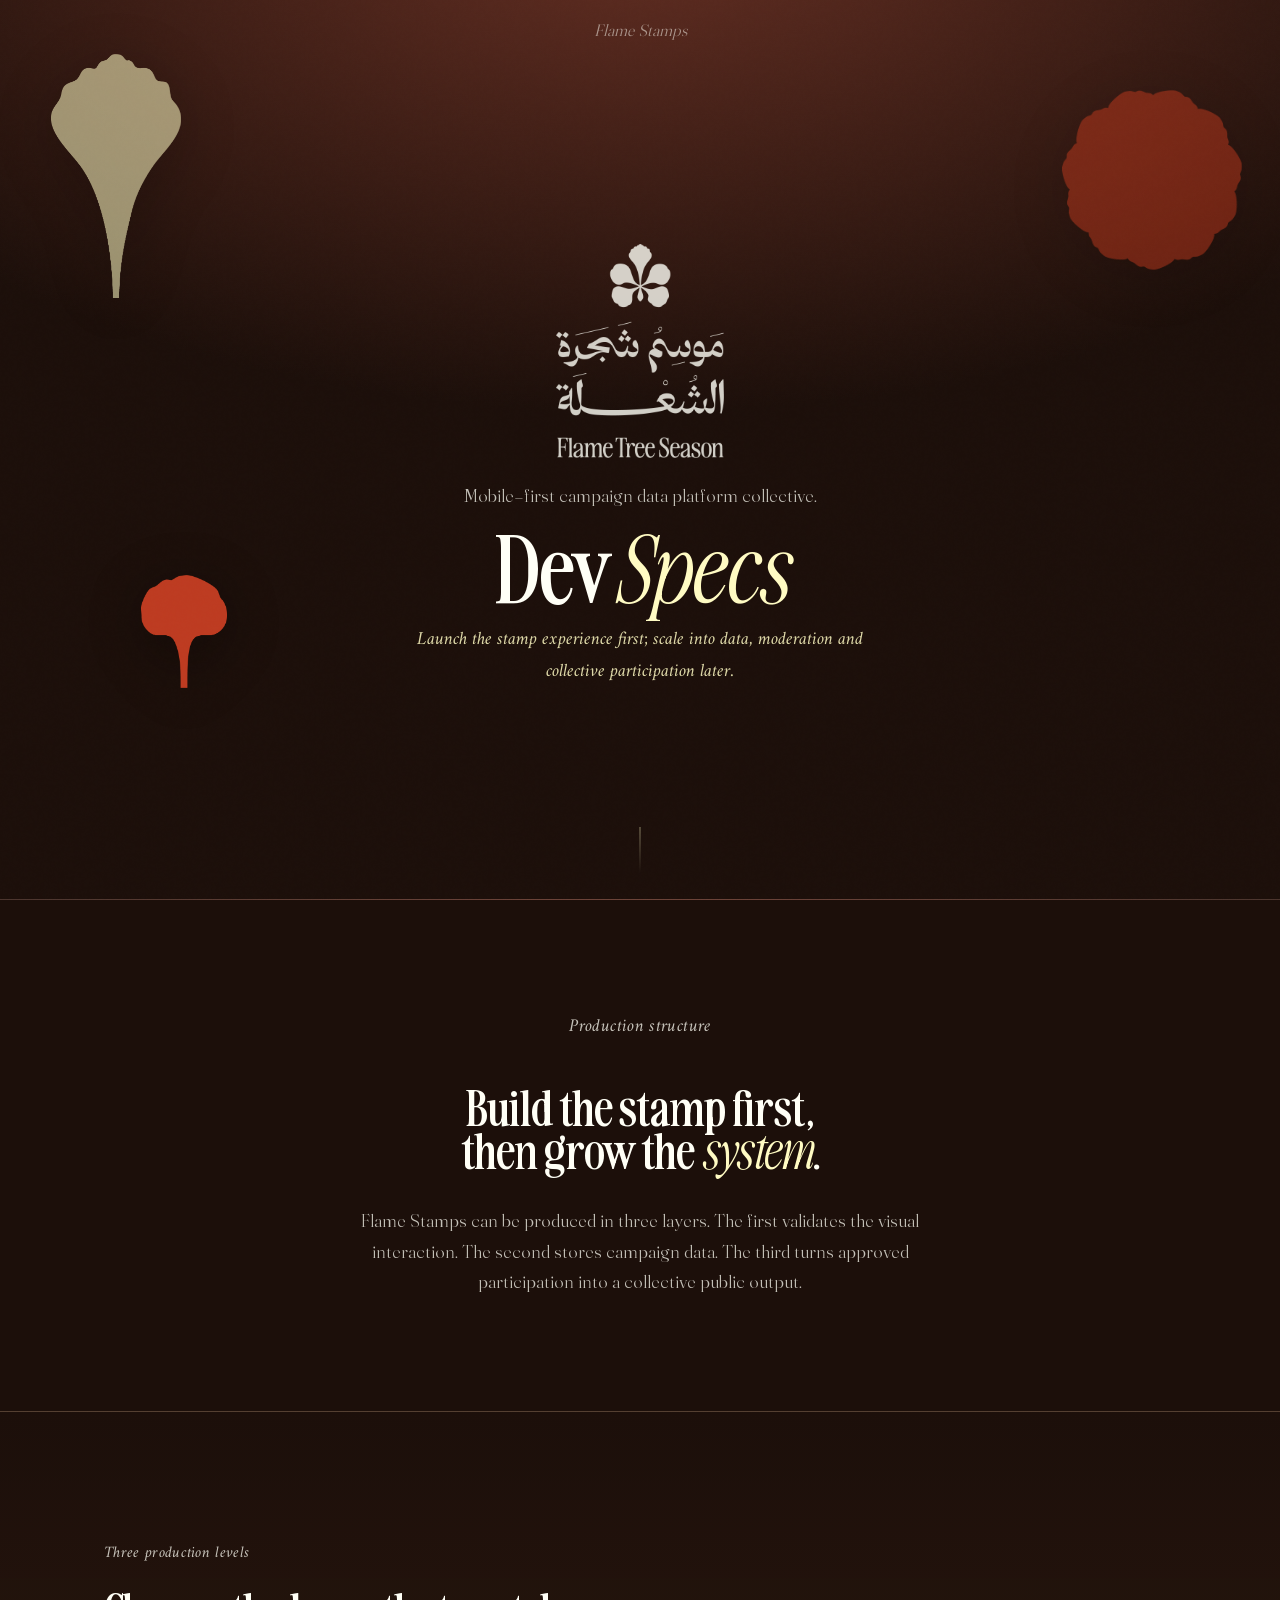
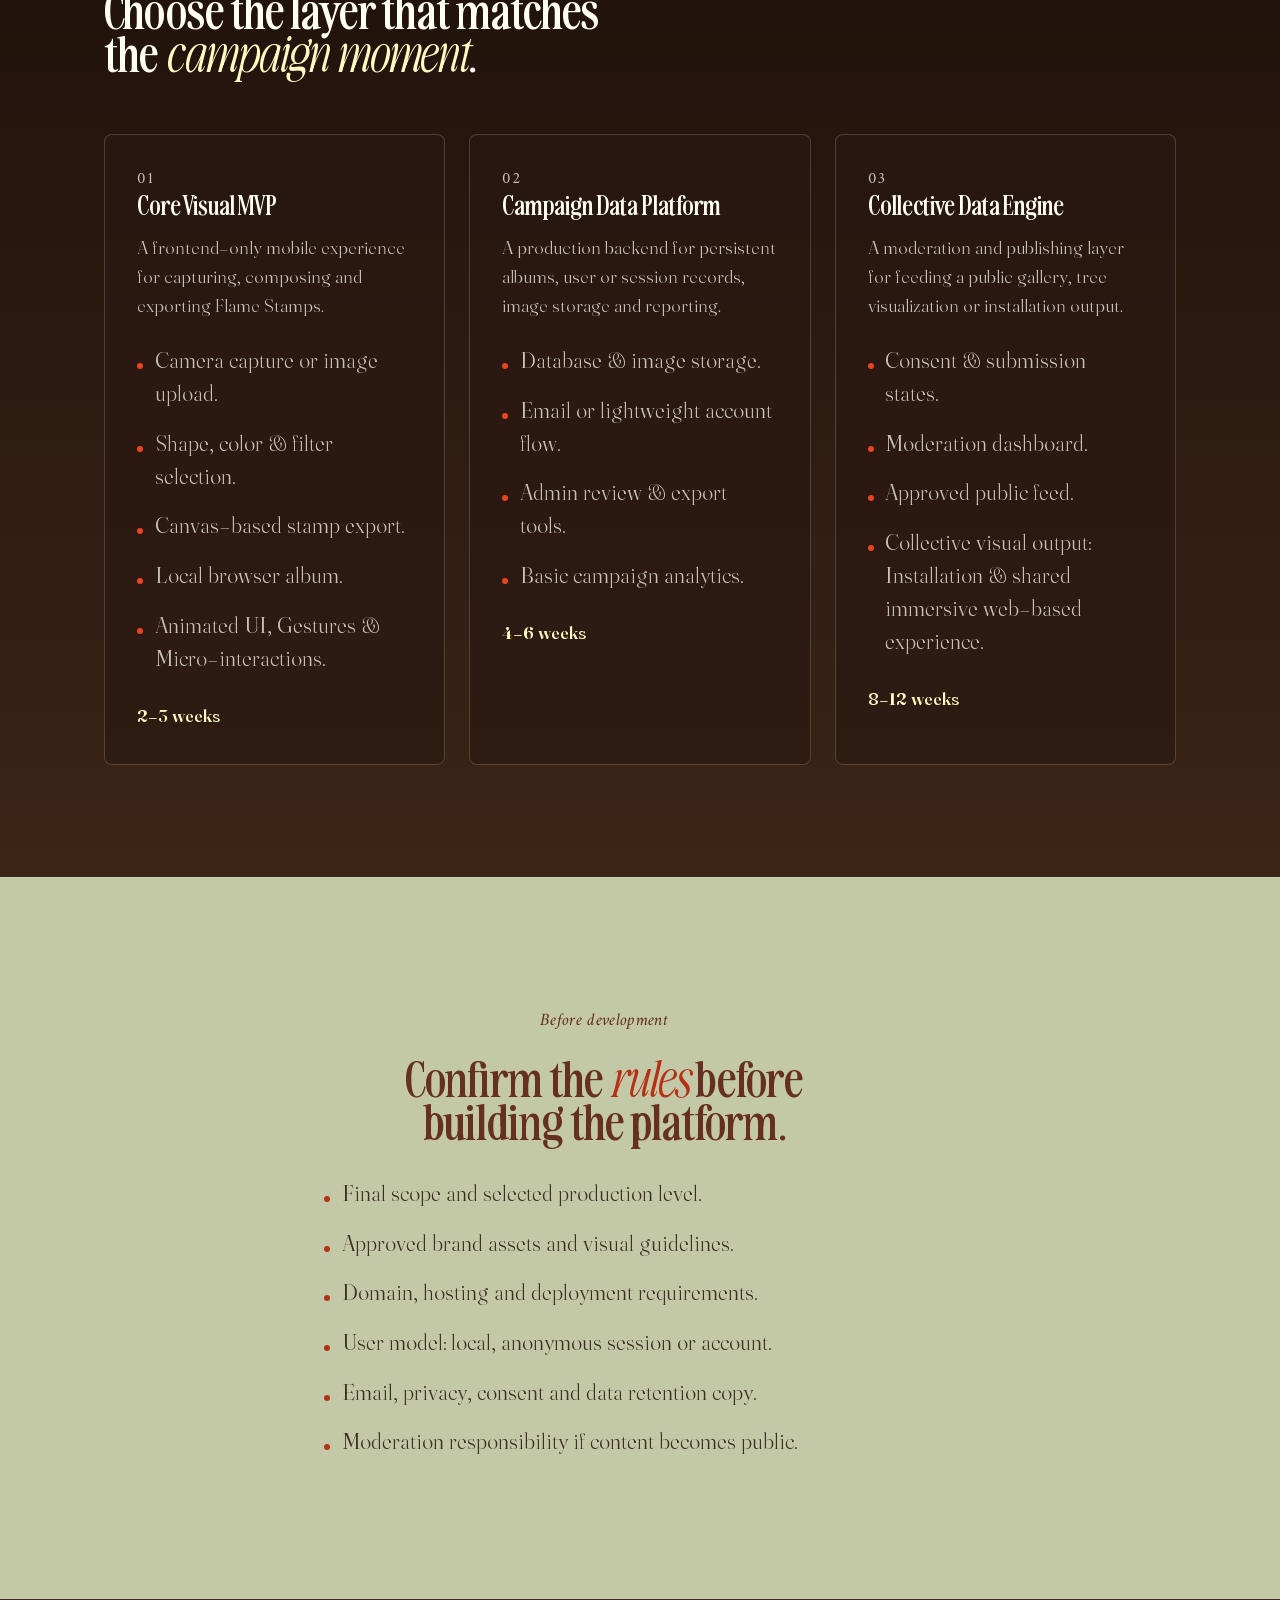
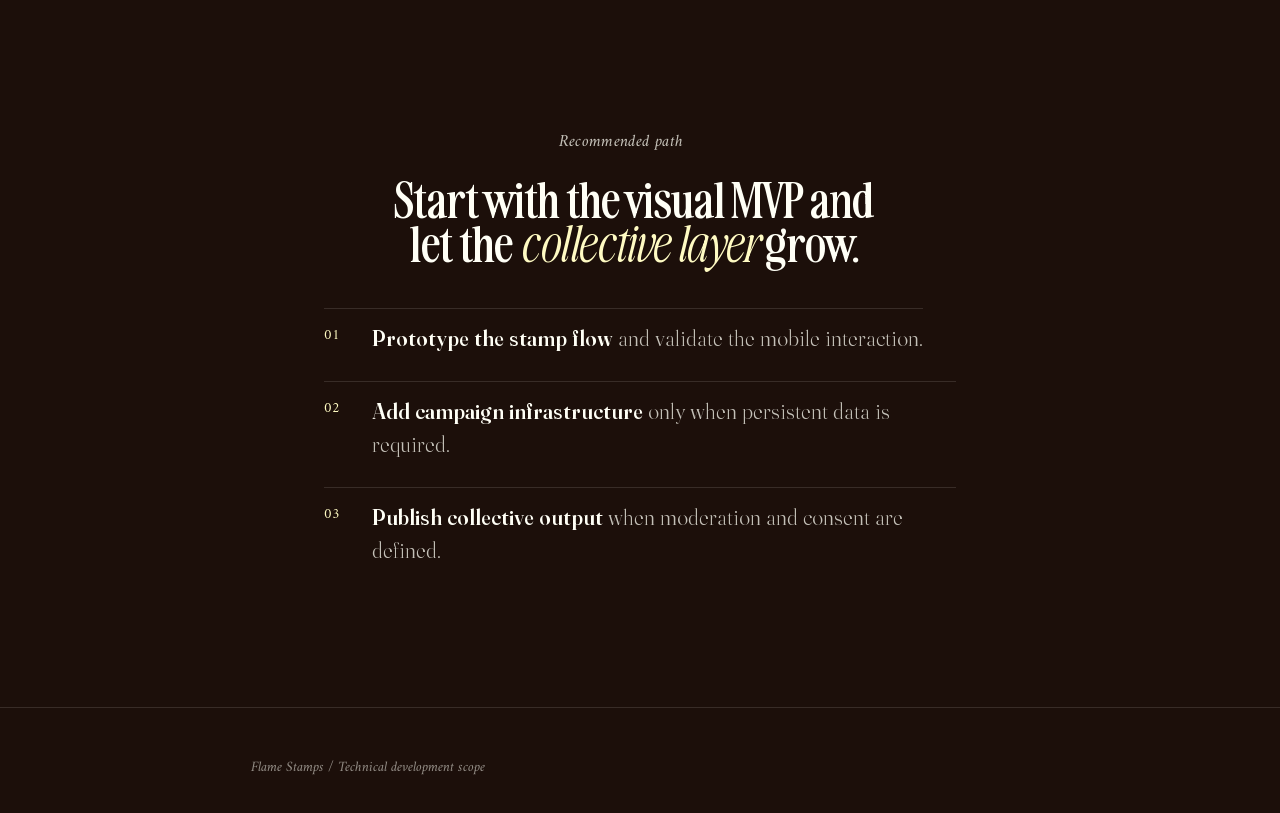
<file: index.html>
<!DOCTYPE html>
<html lang="en">
<head>
  <meta charset="UTF-8">
  <meta name="viewport" content="width=device-width, initial-scale=1.0">
  <meta
    name="description"
    content="Technical development proposal for the Flame Stamps mobile experience, campaign data platform and collective participation engine."
  >
  <title>Development Proposal | Flame Stamps</title>
  <meta property="og:type" content="website">
  <meta property="og:title" content="Development Proposal | Flame Stamps">
  <meta
    property="og:description"
    content="Technical development proposal for the Flame Stamps mobile experience, campaign data platform and collective participation engine."
  >
  <meta property="og:url" content="https://juanfuent-es.github.io/flamestamps/">
  <meta property="og:image" content="https://juanfuent-es.github.io/flamestamps/img/og-share.jpg">
  <meta property="og:image:type" content="image/png">
  <meta property="og:image:alt" content="Flame Stamps development proposal preview">
  <link rel="icon" type="image/png" href="./favicon-96x96.png" sizes="96x96">
  <link rel="icon" type="image/svg+xml" href="./favicon.svg">
  <link rel="shortcut icon" href="./favicon.ico">
  <link rel="apple-touch-icon" sizes="180x180" href="./apple-touch-icon.png">
  <meta name="apple-mobile-web-app-title" content="Flame Stamps">
  <link rel="manifest" href="./site.webmanifest">
  <link rel="preconnect" href="https://fonts.googleapis.com">
  <link rel="preconnect" href="https://fonts.gstatic.com" crossorigin>
  <link href="https://fonts.googleapis.com/css2?family=Amiri:ital@0;1&display=swap" rel="stylesheet">
  <link rel="stylesheet" href="./css/style.css">
  <link rel="stylesheet" href="./css/main.css">
</head>

<body class="proposal-page">
  <header class="hero" id="home">
    
    <div class="topcredit">
      <span>Flame Stamps</span>
    </div>

    <div class="float" data-depth="0.12" style="width:130px; top:6%; left:4%; opacity:.55;">
      <img src="./img/04_Visual%20Elements/02_Vector/01_Vector_Petal%201/02_Petal%201_Soft%20Yellow/Petal%201_Soft%20Yellow.png" alt="">
    </div>
    <div class="float" data-depth="0.62" style="width:86px; top:64%; left:11%; opacity:.9;">
      <img src="./img/04_Visual%20Elements/02_Vector/02_Vector_Petal%202/01_Petal%202_Flame%20Red/Petal%202_Flame%20Red.png" alt="">
    </div>
    <div class="float" data-depth="0.08" style="width:180px; top:10%; right:3%; opacity:.38;">
      <img src="./img/04_Visual%20Elements/02_Vector/03_Vector_Circle/Circle_Accent.png" alt="">
    </div>

    <div class="hero-inner">
      <div class="logo">
        <img src="./img/01_Logo/02_Logo_Vertical/02_Vertical_Light%20Yellow/Vertical_Light%20Yellow.png" alt="Flame Stamps">
      </div>
      <p>Mobile-first campaign data platform collective.</p>
      <h1 class="tall">Dev<em>Specs</em></h1>
      <p class="sub proposal-hero-copy">Launch the stamp experience first; scale into data, moderation and collective participation later.</p>
    </div>
    <div class="scrolldown" aria-hidden="true"></div>
  </header>

  <main>
    <section class="intro" id="structure">
      <div class="container">
        <p class="eyebrow">Production structure</p>
        <h2>Build the stamp first, then grow the <em>system</em>.</h2>
        <p>
          Flame Stamps can be produced in three layers. The first validates the
          visual interaction. The second stores campaign data. The third turns
          approved participation into a collective public output.
        </p>
      </div>
    </section>

    <section class="production" id="scope">
      <div class="container">
        <p class="eyebrow">Three production levels</p>
        <h2>Choose the layer that matches the <em>campaign moment</em>.</h2>

        <div class="phase-grid">
          <article class="phase-card">
            <p class="eyebrow">01</p>
            <h3>Core Visual MVP</h3>
            <p>
              A frontend-only mobile experience for capturing, composing and
              exporting Flame Stamps.
            </p>
            <ul class="feature-list">
              <li>Camera capture or image upload.</li>
              <li>Shape, color & filter selection.</li>
              <li>Canvas-based stamp export.</li>
              <li>Local browser album.</li>
              <li>Animated UI, Gestures & Micro-interactions.</li>
            </ul>
            <p><strong>2-3 weeks</strong></p>
          </article>

          <article class="phase-card">
            <p class="eyebrow">02</p>
            <h3>Campaign Data Platform</h3>
            <p>
              A production backend for persistent albums, user or session
              records, image storage and reporting.
            </p>
            <ul class="feature-list">
              <li>Database & image storage.</li>
              <li>Email or lightweight account flow.</li>
              <li>Admin review & export tools.</li>
              <li>Basic campaign analytics.</li>
            </ul>
            <p><strong>4-6 weeks</strong></p>
          </article>

          <article class="phase-card">
            <p class="eyebrow">03</p>
            <h3>Collective Data Engine</h3>
            <p>
              A moderation and publishing layer for feeding a public gallery,
              tree visualization or installation output.
            </p>
            <ul class="feature-list">
              <li>Consent & submission states.</li>
              <li>Moderation dashboard.</li>
              <li>Approved public feed.</li>
              <li>Collective visual output: 
                <br>
                Installation & shared immersive web-based experience.
              </li>
            </ul>
            <p><strong>8-12 weeks</strong></p>
          </article>
        </div>
      </div>
    </section>

    <section class="collective" id="requirements">
      <div class="container">
        <p class="eyebrow">Before development</p>
        <h2>Confirm the <em>rules</em> before building the platform.</h2>
        <ul class="requirement-list">
          <li>Final scope and selected production level.</li>
          <li>Approved brand assets and visual guidelines.</li>
          <li>Domain, hosting and deployment requirements.</li>
          <li>User model: local, anonymous session or account.</li>
          <li>Email, privacy, consent and data retention copy.</li>
          <li>Moderation responsibility if content becomes public.</li>
        </ul>
      </div>
    </section>

    <section class="cta" id="roadmap">
      <div class="container">
        <p class="eyebrow">Recommended path</p>
        <h2>Start with the visual MVP and let the <em>collective layer</em> grow.</h2>
        <ol class="path-list">
          <li><strong>Prototype the stamp flow</strong> and validate the mobile interaction.</li>
          <li><strong>Add campaign infrastructure</strong> only when persistent data is required.</li>
          <li><strong>Publish collective output</strong> when moderation and consent are defined.</li>
        </ol>
      </div>
    </section>
  </main>

  <footer>
    <div class="container">
      <p>Flame Stamps / Technical development scope</p>
    </div>
  </footer>
</body>

</html>
</file>
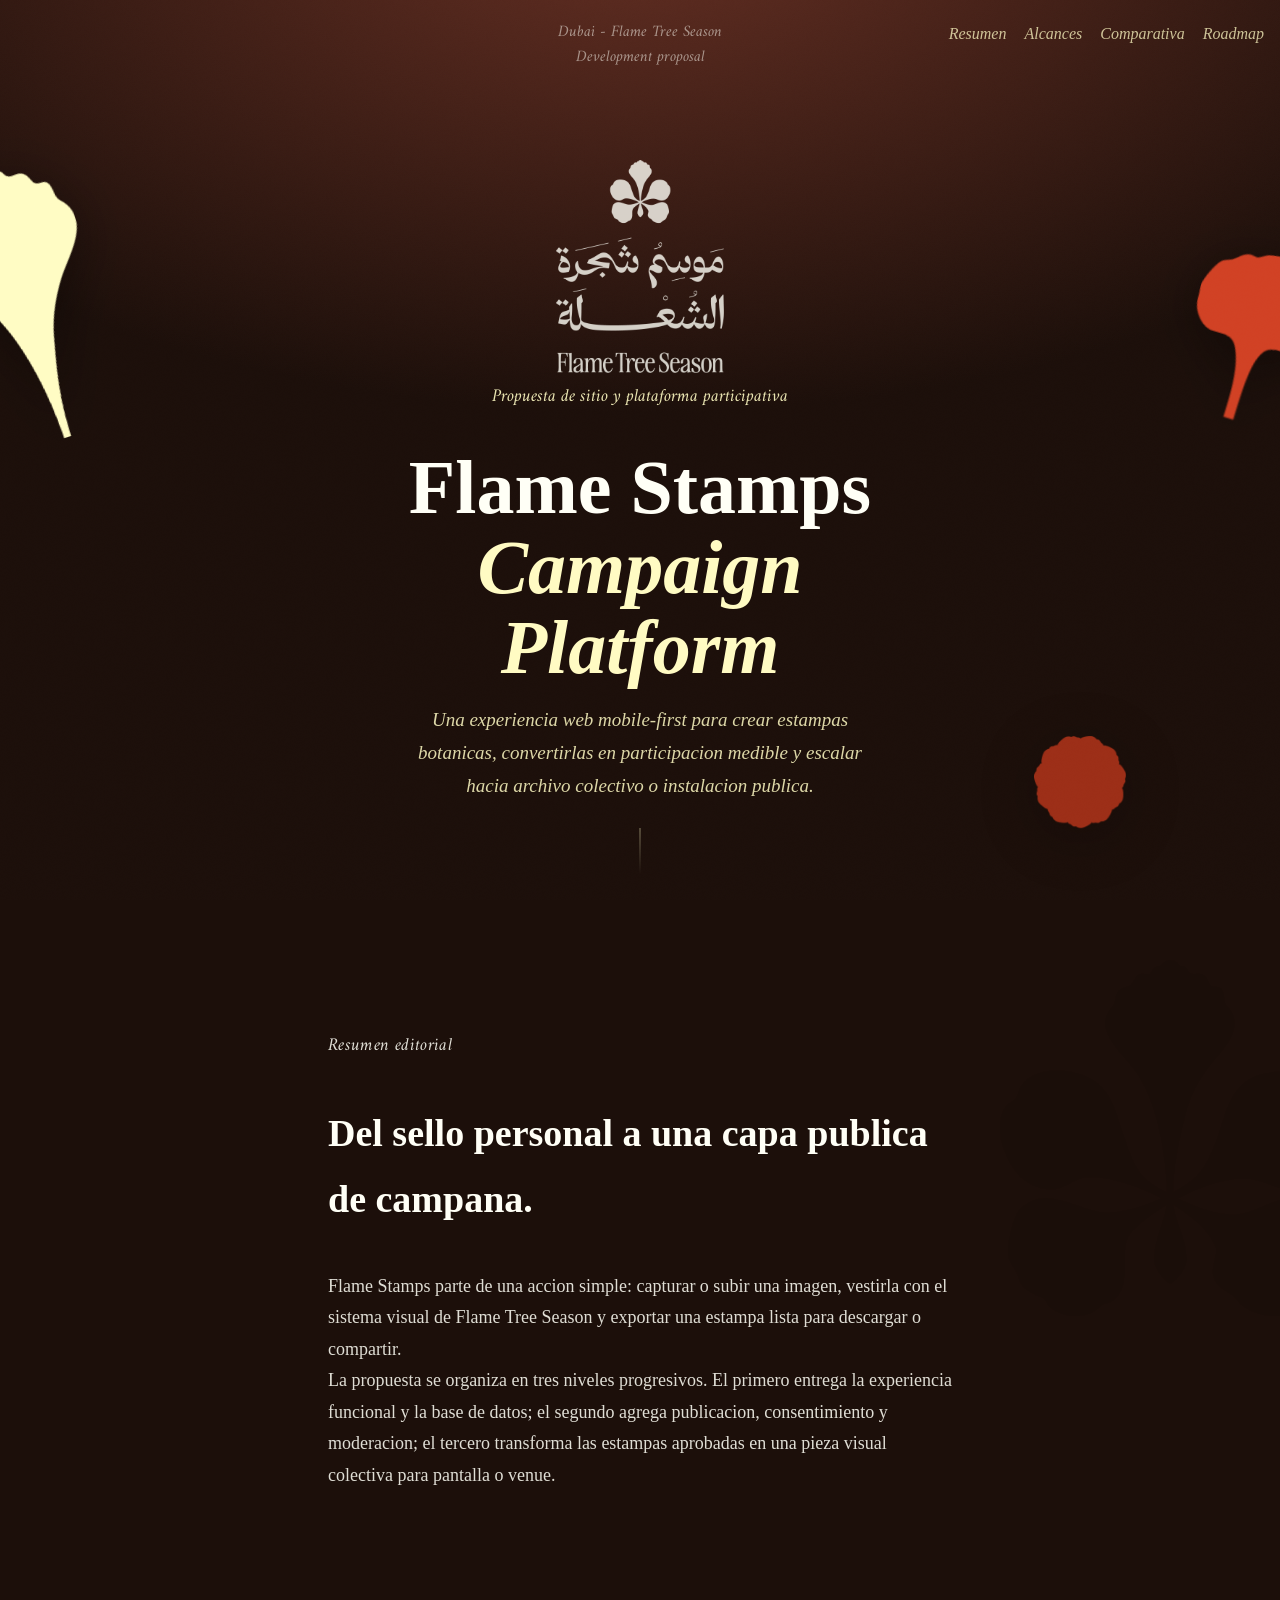
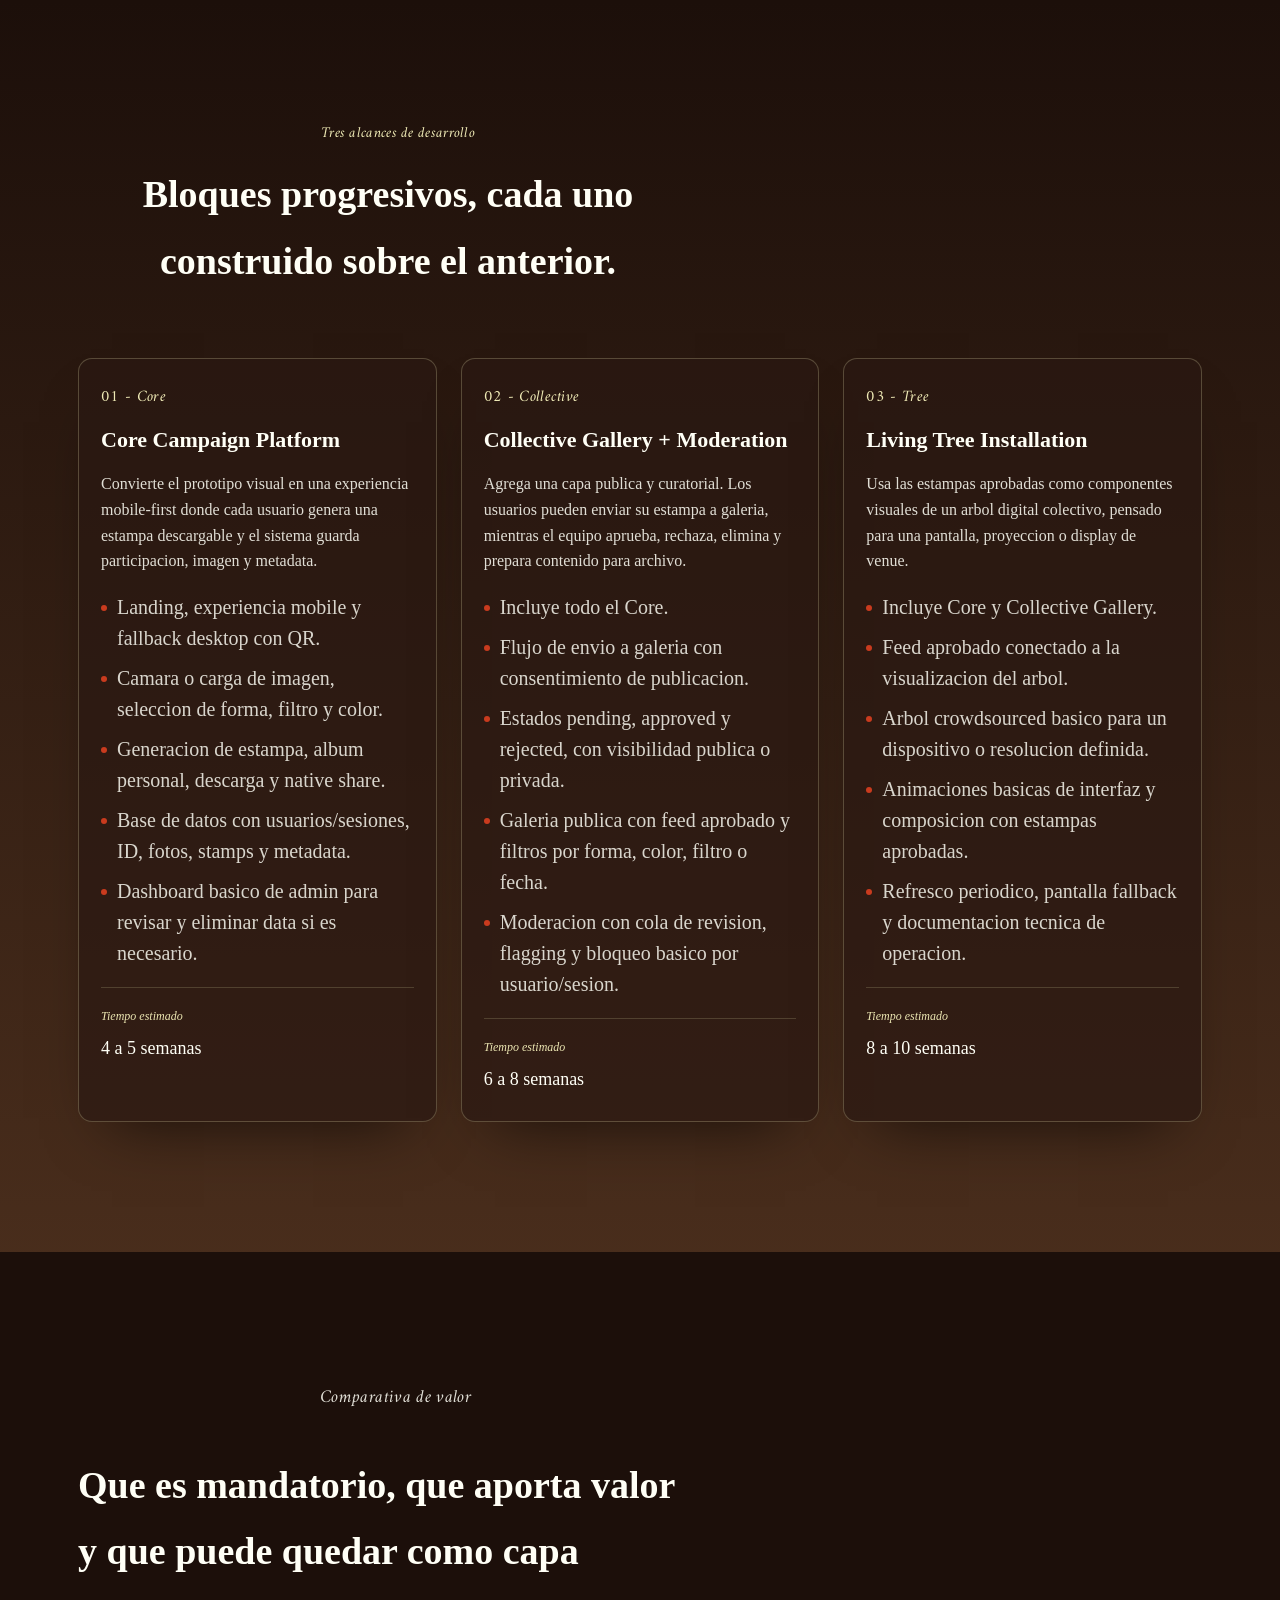
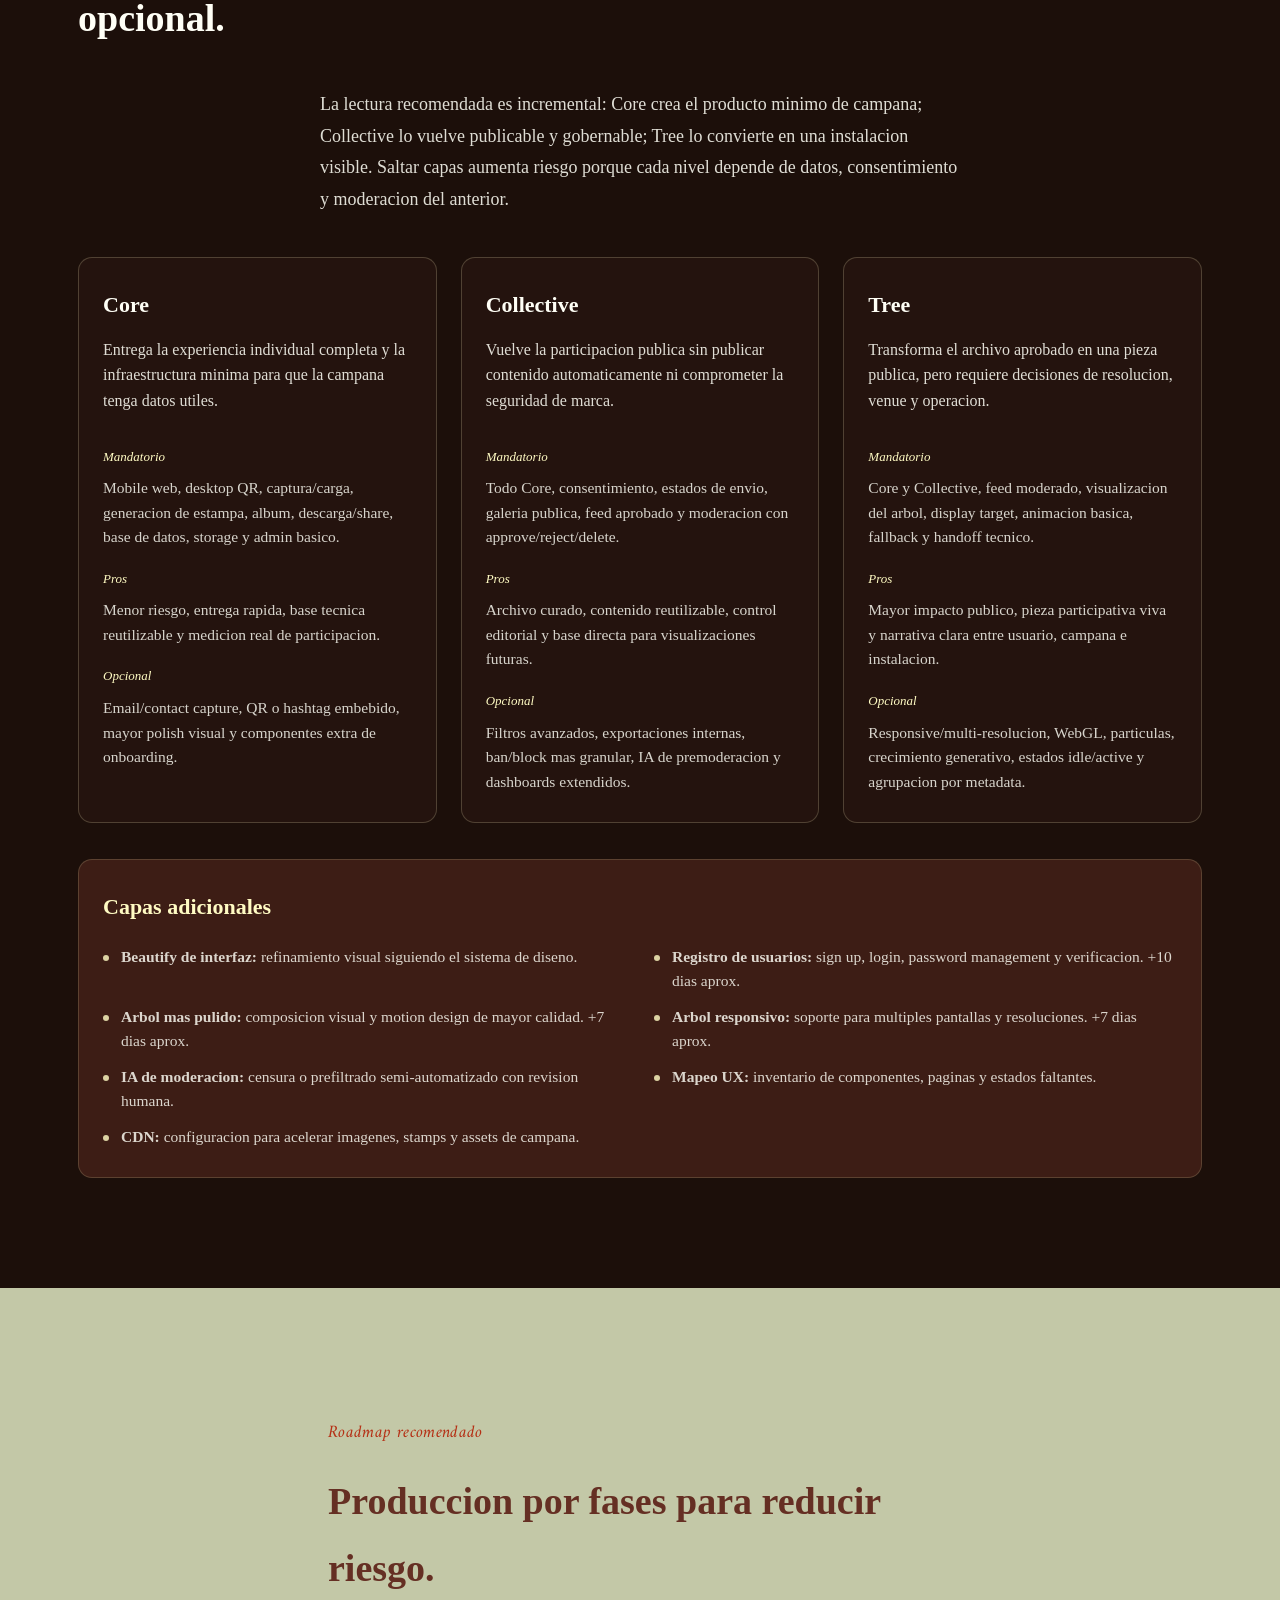
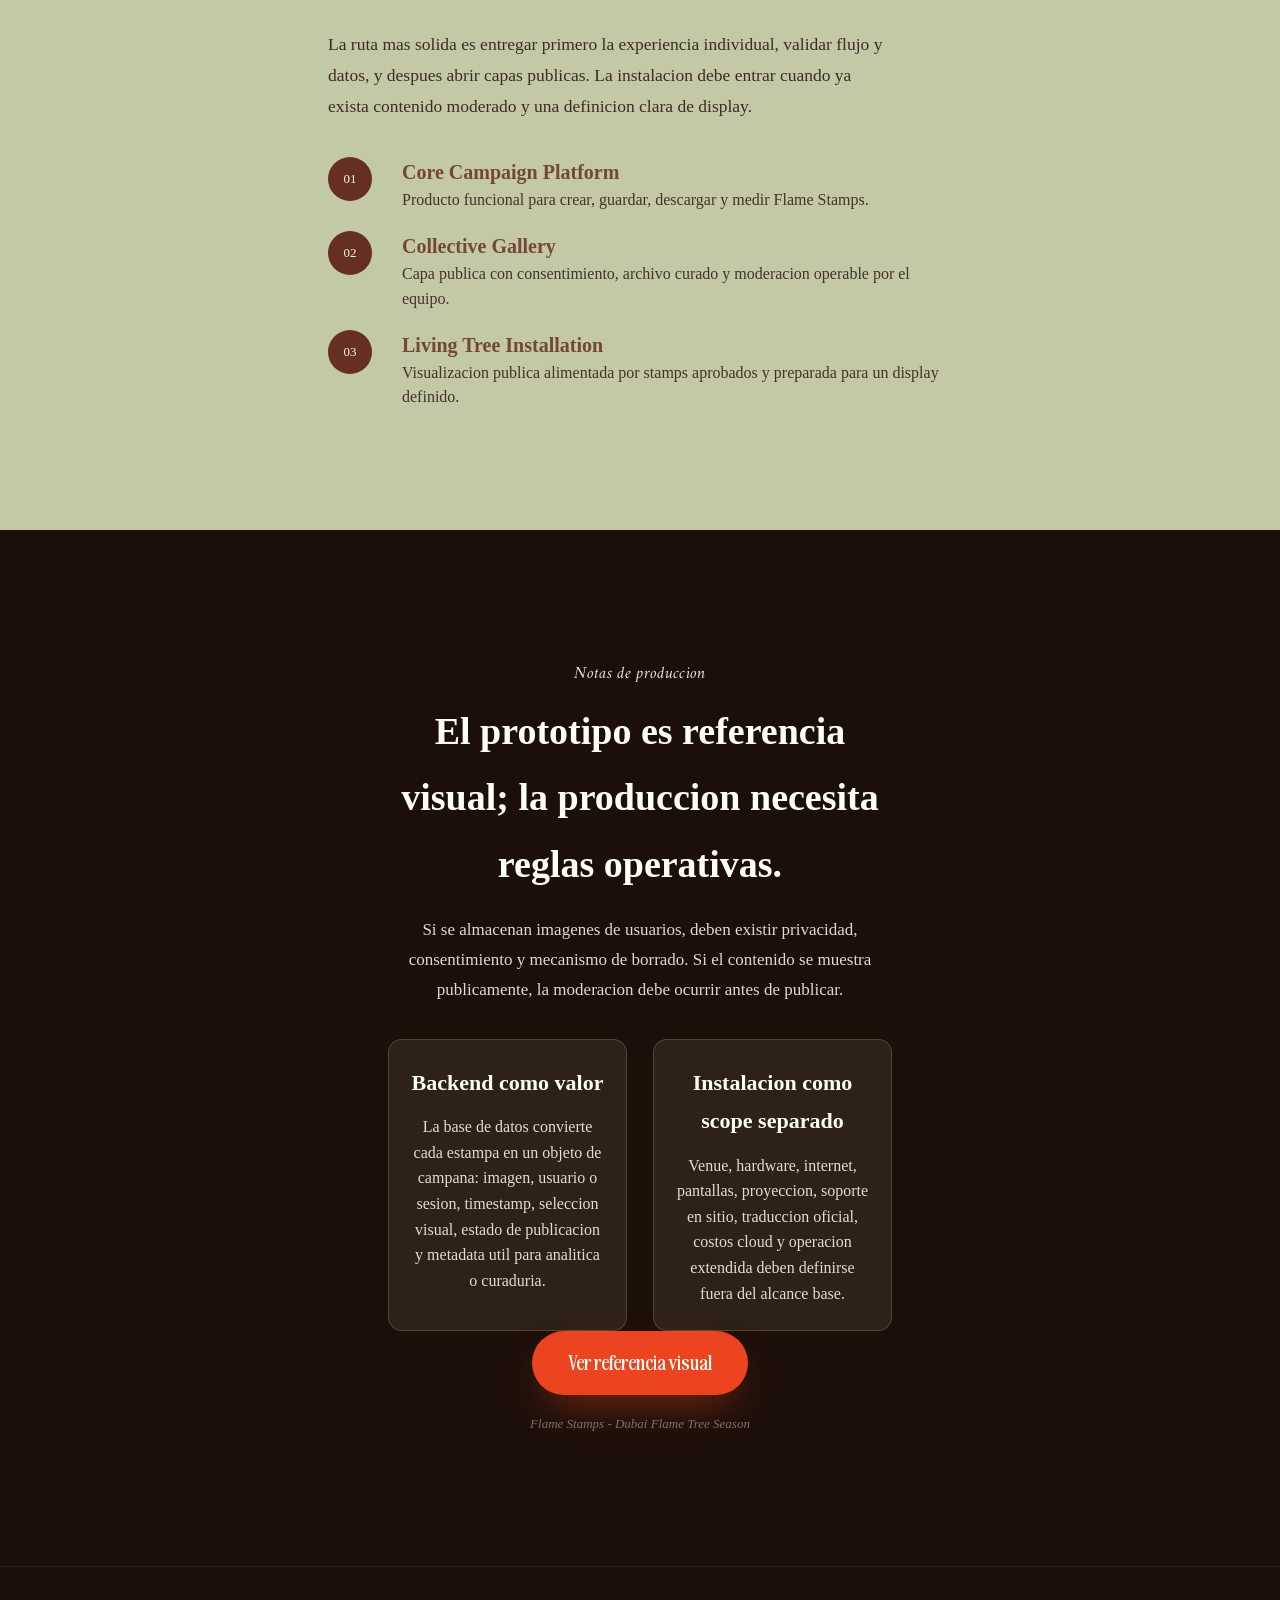
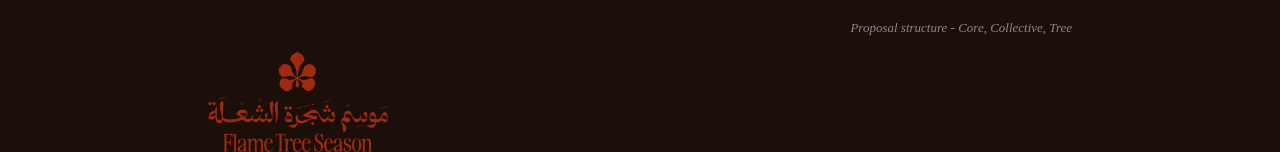
<file: proposals/index.html>
<!DOCTYPE html>
<html lang="es">
<head>
  <meta charset="UTF-8">
  <meta name="viewport" content="width=device-width, initial-scale=1.0">
  <meta name="description" content="Propuesta de desarrollo para Flame Stamps: plataforma core, galeria colectiva e instalacion digital.">
  <title>Flame Stamps | Propuesta de desarrollo</title>
  <link rel="preconnect" href="https://fonts.googleapis.com">
  <link rel="preconnect" href="https://fonts.gstatic.com" crossorigin>
  <link href="https://fonts.googleapis.com/css2?family=Amiri:ital@0;1&display=swap" rel="stylesheet">
  <link rel="stylesheet" href="../css/style.css">
</head>
<body class="proposal-page">
  <header class="hero" id="inicio">
    <nav class="proposal-nav" aria-label="Navegacion de propuesta">
      <a href="#resumen">Resumen</a>
      <a href="#alcances">Alcances</a>
      <a href="#comparativa">Comparativa</a>
      <a href="#roadmap">Roadmap</a>
    </nav>

    <div class="topcredit amiri">
      <span>Dubai - Flame Tree Season</span>
      <span>Development proposal</span>
    </div>

    <div class="float" style="left:-4vw; top:18vh; width:150px; transform:rotate(-18deg);">
      <img src="../img/04_Visual%20Elements/02_Vector/01_Vector_Petal%201/02_Petal%201_Soft%20Yellow/Petal%201_Soft%20Yellow.png" alt="">
    </div>
    <div class="float" style="right:-3vw; top:28vh; width:130px; transform:rotate(17deg);">
      <img src="../img/04_Visual%20Elements/02_Vector/02_Vector_Petal%202/01_Petal%202_Flame%20Red/Petal%202_Flame%20Red.png" alt="">
    </div>
    <div class="float" style="right:12vw; bottom:8vh; width:92px; opacity:.62;">
      <img src="../img/04_Visual%20Elements/02_Vector/03_Vector_Circle/Circle_Accent.png" alt="">
    </div>

    <div class="hero-inner">
      <div class="logo" aria-hidden="true">
        <img src="../img/01_Logo/02_Logo_Vertical/02_Vertical_Light%20Yellow/Vertical_Light%20Yellow.png" alt="">
      </div>
      <p class="proposal-kicker">Propuesta de sitio y plataforma participativa</p>
      <h1 class="tall">Flame Stamps <em>Campaign Platform</em></h1>
      <p class="proposal-hero-copy">Una experiencia web mobile-first para crear estampas botanicas, convertirlas en participacion medible y escalar hacia archivo colectivo o instalacion publica.</p>
    </div>
    <div class="scrolldown" aria-hidden="true"></div>
  </header>

  <main>
    <section class="intro" id="resumen">
      <img class="wm" src="../img/01_Logo/03_Logo_Mark/03_Mark_Black/Mark_Black.png" alt="">
      <div class="wrap">
        <p class="eyebrow amiri">Resumen editorial</p>
        <h2>Del sello personal a una capa publica de campana.</h2>
        <p>Flame Stamps parte de una accion simple: capturar o subir una imagen, vestirla con el sistema visual de Flame Tree Season y exportar una estampa lista para descargar o compartir.</p>
        <p>La propuesta se organiza en tres niveles progresivos. El primero entrega la experiencia funcional y la base de datos; el segundo agrega publicacion, consentimiento y moderacion; el tercero transforma las estampas aprobadas en una pieza visual colectiva para pantalla o venue.</p>
      </div>
    </section>

    <section class="screens" id="alcances">
      <div class="wrap">
        <div class="head">
          <p class="eyebrow amiri">Tres alcances de desarrollo</p>
          <h2>Bloques progresivos, cada uno construido sobre el anterior.</h2>
        </div>

        <div class="proposal-grid" aria-label="Alcances de propuesta">
          <article class="proposal-card">
            <p class="eyebrow amiri">01 - Core</p>
            <h3>Core Campaign Platform</h3>
            <p>Convierte el prototipo visual en una experiencia mobile-first donde cada usuario genera una estampa descargable y el sistema guarda participacion, imagen y metadata.</p>
            <ul class="proposal-list">
              <li>Landing, experiencia mobile y fallback desktop con QR.</li>
              <li>Camara o carga de imagen, seleccion de forma, filtro y color.</li>
              <li>Generacion de estampa, album personal, descarga y native share.</li>
              <li>Base de datos con usuarios/sesiones, ID, fotos, stamps y metadata.</li>
              <li>Dashboard basico de admin para revisar y eliminar data si es necesario.</li>
            </ul>
            <dl>
              <dt>Tiempo estimado</dt>
              <dd>4 a 5 semanas</dd>
            </dl>
          </article>

          <article class="proposal-card">
            <p class="eyebrow amiri">02 - Collective</p>
            <h3>Collective Gallery + Moderation</h3>
            <p>Agrega una capa publica y curatorial. Los usuarios pueden enviar su estampa a galeria, mientras el equipo aprueba, rechaza, elimina y prepara contenido para archivo.</p>
            <ul class="proposal-list">
              <li>Incluye todo el Core.</li>
              <li>Flujo de envio a galeria con consentimiento de publicacion.</li>
              <li>Estados pending, approved y rejected, con visibilidad publica o privada.</li>
              <li>Galeria publica con feed aprobado y filtros por forma, color, filtro o fecha.</li>
              <li>Moderacion con cola de revision, flagging y bloqueo basico por usuario/sesion.</li>
            </ul>
            <dl>
              <dt>Tiempo estimado</dt>
              <dd>6 a 8 semanas</dd>
            </dl>
          </article>

          <article class="proposal-card">
            <p class="eyebrow amiri">03 - Tree</p>
            <h3>Living Tree Installation</h3>
            <p>Usa las estampas aprobadas como componentes visuales de un arbol digital colectivo, pensado para una pantalla, proyeccion o display de venue.</p>
            <ul class="proposal-list">
              <li>Incluye Core y Collective Gallery.</li>
              <li>Feed aprobado conectado a la visualizacion del arbol.</li>
              <li>Arbol crowdsourced basico para un dispositivo o resolucion definida.</li>
              <li>Animaciones basicas de interfaz y composicion con estampas aprobadas.</li>
              <li>Refresco periodico, pantalla fallback y documentacion tecnica de operacion.</li>
            </ul>
            <dl>
              <dt>Tiempo estimado</dt>
              <dd>8 a 10 semanas</dd>
            </dl>
          </article>
        </div>
      </div>
    </section>

    <section class="intro comparison" id="comparativa">
      <div class="wrap">
        <p class="eyebrow amiri">Comparativa de valor</p>
        <h2>Que es mandatorio, que aporta valor y que puede quedar como capa opcional.</h2>
        <p>La lectura recomendada es incremental: Core crea el producto minimo de campana; Collective lo vuelve publicable y gobernable; Tree lo convierte en una instalacion visible. Saltar capas aumenta riesgo porque cada nivel depende de datos, consentimiento y moderacion del anterior.</p>

        <div class="comparison-grid">
          <article>
            <h3>Core</h3>
            <p>Entrega la experiencia individual completa y la infraestructura minima para que la campana tenga datos utiles.</p>
            <dl>
              <dt>Mandatorio</dt>
              <dd>Mobile web, desktop QR, captura/carga, generacion de estampa, album, descarga/share, base de datos, storage y admin basico.</dd>
              <dt>Pros</dt>
              <dd>Menor riesgo, entrega rapida, base tecnica reutilizable y medicion real de participacion.</dd>
              <dt>Opcional</dt>
              <dd>Email/contact capture, QR o hashtag embebido, mayor polish visual y componentes extra de onboarding.</dd>
            </dl>
          </article>

          <article>
            <h3>Collective</h3>
            <p>Vuelve la participacion publica sin publicar contenido automaticamente ni comprometer la seguridad de marca.</p>
            <dl>
              <dt>Mandatorio</dt>
              <dd>Todo Core, consentimiento, estados de envio, galeria publica, feed aprobado y moderacion con approve/reject/delete.</dd>
              <dt>Pros</dt>
              <dd>Archivo curado, contenido reutilizable, control editorial y base directa para visualizaciones futuras.</dd>
              <dt>Opcional</dt>
              <dd>Filtros avanzados, exportaciones internas, ban/block mas granular, IA de premoderacion y dashboards extendidos.</dd>
            </dl>
          </article>

          <article>
            <h3>Tree</h3>
            <p>Transforma el archivo aprobado en una pieza publica, pero requiere decisiones de resolucion, venue y operacion.</p>
            <dl>
              <dt>Mandatorio</dt>
              <dd>Core y Collective, feed moderado, visualizacion del arbol, display target, animacion basica, fallback y handoff tecnico.</dd>
              <dt>Pros</dt>
              <dd>Mayor impacto publico, pieza participativa viva y narrativa clara entre usuario, campana e instalacion.</dd>
              <dt>Opcional</dt>
              <dd>Responsive/multi-resolucion, WebGL, particulas, crecimiento generativo, estados idle/active y agrupacion por metadata.</dd>
            </dl>
          </article>
        </div>

        <aside class="add-ons" aria-labelledby="capas-adicionales">
          <h3 id="capas-adicionales">Capas adicionales</h3>
          <ul>
            <li><strong>Beautify de interfaz:</strong> refinamiento visual siguiendo el sistema de diseno.</li>
            <li><strong>Registro de usuarios:</strong> sign up, login, password management y verificacion. +10 dias aprox.</li>
            <li><strong>Arbol mas pulido:</strong> composicion visual y motion design de mayor calidad. +7 dias aprox.</li>
            <li><strong>Arbol responsivo:</strong> soporte para multiples pantallas y resoluciones. +7 dias aprox.</li>
            <li><strong>IA de moderacion:</strong> censura o prefiltrado semi-automatizado con revision humana.</li>
            <li><strong>Mapeo UX:</strong> inventario de componentes, paginas y estados faltantes.</li>
            <li><strong>CDN:</strong> configuracion para acelerar imagenes, stamps y assets de campana.</li>
          </ul>
        </aside>
      </div>
    </section>

    <section class="collective" id="roadmap">
      <div class="wrap">
        <p class="eyebrow amiri">Roadmap recomendado</p>
        <h2>Produccion por fases para reducir riesgo.</h2>
        <p>La ruta mas solida es entregar primero la experiencia individual, validar flujo y datos, y despues abrir capas publicas. La instalacion debe entrar cuando ya exista contenido moderado y una definicion clara de display.</p>
        <ol class="roadmap">
          <li>
            <span><strong>Core Campaign Platform</strong> Producto funcional para crear, guardar, descargar y medir Flame Stamps.</span>
          </li>
          <li>
            <span><strong>Collective Gallery</strong> Capa publica con consentimiento, archivo curado y moderacion operable por el equipo.</span>
          </li>
          <li>
            <span><strong>Living Tree Installation</strong> Visualizacion publica alimentada por stamps aprobados y preparada para un display definido.</span>
          </li>
        </ol>
      </div>
    </section>

    <section class="cta" id="notas">
      <div class="wrap">
        <p class="eyebrow amiri">Notas de produccion</p>
        <h2>El prototipo es referencia visual; la produccion necesita reglas operativas.</h2>
        <p>Si se almacenan imagenes de usuarios, deben existir privacidad, consentimiento y mecanismo de borrado. Si el contenido se muestra publicamente, la moderacion debe ocurrir antes de publicar.</p>

        <div class="notes" aria-label="Notas tecnicas">
          <article>
            <h3>Backend como valor</h3>
            <p>La base de datos convierte cada estampa en un objeto de campana: imagen, usuario o sesion, timestamp, seleccion visual, estado de publicacion y metadata util para analitica o curaduria.</p>
          </article>
          <article>
            <h3>Instalacion como scope separado</h3>
            <p>Venue, hardware, internet, pantallas, proyeccion, soporte en sitio, traduccion oficial, costos cloud y operacion extendida deben definirse fuera del alcance base.</p>
          </article>
        </div>

        <a class="btn" href="../index.html">Ver referencia visual</a>
        <span class="url">Flame Stamps - Dubai Flame Tree Season</span>
      </div>
    </section>
  </main>

  <footer>
    <div class="wrap">
      <div class="flogo">
        <img src="../img/01_Logo/01_Logo_Horizontal/01_Horizontal_Flame%20Red/Horizontal_Flame%20Red.png" alt="Flame Stamps">
      </div>
      <span>Proposal structure - Core, Collective, Tree</span>
    </div>
  </footer>
</body>
</html>
</file>
<file: css/style.css>
/* Extracted from root index.html. Keep this file aligned with the live Flame Stamps visual language. */
@font-face {
    font-family: 'Awesome Serif';
    src: url([data-uri]) format('truetype');
    font-weight: 1 700;
    font-style: normal;
    font-display: swap;
}

@font-face {
    font-family: 'Awesome Serif';
    src: url([data-uri]) format('truetype');
    font-weight: 300 700;
    font-style: italic;
    font-display: swap;
}

@font-face {
    font-family: "Doran";
    src: url("doran-vf.woff2") format("woff2");
    font-weight: 300 700;
    font-style: normal;
    font-display: swap;
}

:root {
    --night: #1c0f0a;
    --burgundy: #652F23;
    --brown: #563621;
    --flame-red: #B53015;
    --flame-orange: #EC4321;
    --soft-yellow: #FFFBC3;
    --cream: #FFFFF6;
    --sage: #C3C8A7;
    --olive: #6E795D;
    --ink: #2A1812;
}

* {
    margin: 0;
    padding: 0;
    box-sizing: border-box;
}

html {
    scroll-behavior: smooth;
}

body {
    background: var(--night);
    color: var(--cream);
    font-family: "Dorange", Georgia, serif;
    font-variation-settings: 'wght' 120, 'hght' 1000;
    line-height: 1.75;
    overflow-x: hidden;
}

::selection {
    background: var(--flame-orange);
    color: var(--cream);
}

.tall {
    font-variation-settings: 'wght' 540, 'hght' 1000;
}

.tall-light {
    font-variation-settings: 'wght' 320, 'hght' 1000;
}

.amiri {
    font-family: 'Amiri', serif;
    font-style: italic;
}

/* grain */
body::after {
    content: "";
    position: fixed;
    inset: 0;
    pointer-events: none;
    z-index: 60;
    opacity: .045;
    mix-blend-mode: overlay;
    background-image: url("data:image/svg+xml,%3Csvg xmlns='http://www.w3.org/2000/svg' width='160' height='160'%3E%3Cfilter id='n'%3E%3CfeTurbulence type='fractalNoise' baseFrequency='0.9' numOctaves='2'/%3E%3C/filter%3E%3Crect width='160' height='160' filter='url(%23n)' opacity='0.5'/%3E%3C/svg%3E");
}

.wrap {
    max-width: 920px;
    margin: 0 auto;
    padding: 0 28px;
}

.eyebrow {
    color: var(--soft-yellow);
    font-size: 15px;
    letter-spacing: .02em;
    margin-bottom: 14px;
    opacity: .92;
}

.eyebrow.dark {
    color: var(--flame-red);
}

/* scroll reveal */
.rv {
    opacity: 0;
    transform: translateY(22px);
    transition: opacity .9s cubic-bezier(.2, .7, .2, 1), transform .9s cubic-bezier(.2, .7, .2, 1);
}

.rv.in {
    opacity: 1;
    transform: translateY(0);
}

@media (prefers-reduced-motion:reduce) {
    .rv {
        transition: none;
        opacity: 1;
        transform: none;
    }
}

/* ============ HERO ============ */
.hero {
    position: relative;
    min-height: 100vh;
    min-height: 100svh;
    background: radial-gradient(120% 90% at 50% -10%, var(--burgundy) 0%, var(--night) 62%);
    display: flex;
    align-items: center;
    justify-content: center;
    text-align: center;
    overflow: hidden;
    padding: 90px 28px 60px;
}

.hero .float {
    position: absolute;
    pointer-events: none;
    will-change: transform;
    filter: drop-shadow(0 10px 30px rgba(0, 0, 0, .4));
}

.hero .float img {
    display: block;
    width: 100%;
    height: auto;
}

.hero-inner {
    position: relative;
    z-index: 2;
    max-width: 480px;
    display: flex;
    flex-direction: column;
    gap: 0em;
}

.hero .logo {
    width: 35%;
    margin: 2rem auto .5rem auto;
    opacity: .8;
    max-width: 280px;
}

.hero .logo svg {
    width: 100%;
    display: block;
}

.hero .logo img {
    width: 100%;
    display: block;
    height: auto;
}

.hero h1 {
    font-size: clamp(44px, 8vw, 76px);
    color: var(--cream);
    margin: 0.2em 0;
}

.hero h1 em {
    font-style: italic;
    color: var(--soft-yellow);
    font-variation-settings: 'wght' 380, 'hght' 1000;
}

.hero p.sub {
    font-size: 18px;
    color: var(--soft-yellow);
    opacity: .85;
    font-style: italic;
    max-width: 440px;
    margin: 0 auto;
}

.scrolldown {
    position: absolute;
    bottom: 26px;
    left: 50%;
    transform: translateX(-50%);
    width: 1px;
    height: 46px;
    background: linear-gradient(var(--soft-yellow), transparent);
    opacity: .5;
}

.topcredit {
    position: absolute;
    top: max(20px, env(safe-area-inset-top));
    left: 50%;
    transform: translateX(-50%);
    text-align: center;
    z-index: 3;
    font-style: italic;
    opacity: .5;
    line-height: 1.55;
}

.topcredit span {
    display: block;
    font-size: max(14px, 1rem);
    color: var(--cream);
}

/* ============ INTRO ============ */
.intro {
    position: relative;
    padding: 130px 0 110px;
    background: var(--night);
}

.intro .wrap {
    max-width: 680px;
}

.intro h2 {
    font-size: clamp(28px, 4vw, 38px);
    color: var(--cream);
    margin: 1em auto;
    display: inline-block;
    text-wrap-style: balance;
}

.intro p {
    font-size: 18px;
    color: var(--cream);
    opacity: .86;
    margin-bottom: 22px;
    max-width: ;
    margin: 0 auto;
}

.intro p:last-child {
    margin-bottom: 0;
}

.intro .wm {
    position: absolute;
    right: -60px;
    top: 60px;
    width: 340px;
    opacity: .06;
    pointer-events: none;
}

/* ============ SCREENS ============ */
.screens {
    padding: 120px 0 130px;
    background: linear-gradient(180deg, var(--night), var(--brown) 130%, var(--night));
    position: relative;
}

.screens .wrap {
    max-width: 1180px;
}

.screens .head {
    text-align: center;
    margin-bottom: 64px;
}

.screens h2 {
    font-size: clamp(28px, 4vw, 38px);
    color: var(--cream);
}

.srow {
    display: flex;
    flex-wrap: wrap;
    justify-content: center;
    gap: 46px;
    align-items: flex-start;
}

.scard {
    width: 236px;
    text-align: center;
}

.scard .label {
    margin-top: 18px;
    color: var(--soft-yellow);
    font-style: italic;
    font-size: 15px;
}

.scard .label b {
    display: block;
    color: var(--cream);
    font-style: normal;
    font-size: 17px;
    margin-bottom: 2px;
    font-variation-settings: 'wght' 480, 'hght' 700;
}

.phone {
    width: 236px;
    height: 486px;
    border-radius: 34px;
    border: 2px solid rgba(255, 255, 246, .14);
    background: var(--ink);
    position: relative;
    overflow: hidden;
    box-shadow: 0 30px 60px -20px rgba(0, 0, 0, .6);
}

.phone .notch {
    position: absolute;
    top: 10px;
    left: 50%;
    transform: translateX(-50%);
    width: 60px;
    height: 6px;
    border-radius: 4px;
    background: rgba(0, 0, 0, .4);
    z-index: 5;
}

.phone .scr {
    position: absolute;
    inset: 0;
    display: flex;
    flex-direction: column;
}

/* screen A: splash */
.scr-splash {
    background: var(--burgundy);
    align-items: center;
    justify-content: center;
    padding: 30px 20px;
    text-align: center;
    gap: 10px;
}

.scr-splash .logo {
    width: 78px;
}

.scr-splash .logo svg {
    width: 100%;
}

.scr-splash .logo img {
    width: 100%;
    display: block;
    height: auto;
}

.scr-splash .eb {
    color: var(--soft-yellow);
    font-size: 13px;
    margin-top: 14px;
}

.scr-splash .tg {
    color: var(--cream);
    font-size: 12.5px;
    font-style: italic;
    opacity: .8;
    max-width: 160px;
    margin-top: 8px;
}

/* screen B: frame/viewfinder */
.scr-frame {
    background: linear-gradient(160deg, var(--brown), var(--ink) 70%);
    justify-content: space-between;
    padding: 18px 16px 16px;
}

.scr-frame .vf {
    flex: 1;
    position: relative;
    display: flex;
    align-items: center;
    justify-content: center;
    margin-top: 10px;
}

.scr-frame .vf .scene {
    position: absolute;
    inset: 8px;
    border-radius: 14px;
    background: linear-gradient(140deg, var(--flame-orange), var(--burgundy) 60%, var(--ink));
    opacity: .55;
}

.scr-frame .vf .mask-shape {
    position: relative;
    width: 108px;
    z-index: 2;
    filter: drop-shadow(0 0 0 var(--cream));
}

.scr-frame .vf .mask-shape svg {
    width: 100%;
    display: block;
}

.scr-frame .vf .mask-shape img {
    width: 100%;
    display: block;
    height: auto;
}

.scr-frame .pill {
    align-self: center;
    background: rgba(255, 251, 195, .14);
    border: 1px solid rgba(255, 251, 195, .4);
    color: var(--soft-yellow);
    font-size: 11.5px;
    font-style: italic;
    border-radius: 30px;
    padding: 5px 14px;
    margin-top: 12px;
}

.scr-frame .ctrlrow {
    display: flex;
    align-items: center;
    justify-content: center;
    gap: 16px;
    margin-top: 12px;
}

.scr-frame .dots {
    display: flex;
    gap: 6px;
}

.scr-frame .dot {
    width: 6px;
    height: 6px;
    border-radius: 50%;
    background: rgba(255, 251, 195, .3);
}

.scr-frame .dot.on {
    background: var(--soft-yellow);
    transform: scale(1.3);
}

.scr-frame .shutter {
    width: 46px;
    height: 46px;
    border-radius: 50%;
    border: 3px solid var(--cream);
    background: var(--flame-orange);
}

/* screen C: stamp */
.scr-stamp {
    background: var(--cream);
    align-items: center;
    justify-content: center;
    padding: 26px 22px;
    gap: 10px;
}

.scr-stamp .clip {
    width: 118px;
    height: 140px;
}

.scr-stamp .clip img {
    width: 100%;
    height: 100%;
    object-fit: cover;
}

.scr-stamp .cap {
    color: var(--flame-red);
    font-style: italic;
    font-size: 13px;
    text-align: center;
    margin-top: 6px;
}

.scr-stamp .meta {
    color: var(--ink);
    opacity: .55;
    font-size: 10.5px;
    text-align: center;
    letter-spacing: .02em;
    margin-top: 8px;
}

/* screen D: album */
.scr-album {
    background: var(--ink);
    padding: 20px 16px;
}

.scr-album .ah {
    display: flex;
    align-items: center;
    justify-content: center;
    gap: 8px;
    margin-bottom: 16px;
}

.scr-album .ah svg {
    height: 13px;
}

.scr-album .ah img {
    height: 13px;
    width: auto;
}

.scr-album .ah span {
    color: var(--soft-yellow);
    font-size: 12px;
    font-style: italic;
}

.agrid {
    display: grid;
    grid-template-columns: 1fr 1fr;
    gap: 9px;
}

.atile {
    background: var(--brown);
    border-radius: 10px;
    aspect-ratio: .82;
    display: flex;
    align-items: center;
    justify-content: center;
    overflow: hidden;
    position: relative;
}

.atile img {
    width: 78%;
    height: 78%;
    object-fit: contain;
}

/* screen E: share template */
.scr-share {
    background: var(--soft-yellow);
    align-items: center;
    padding: 24px 18px;
    gap: 8px;
    text-align: center;
}

.scr-share .logo {
    width: 46px;
    margin-bottom: 8px;
}

.scr-share .logo svg {
    width: 100%;
}

.scr-share .logo img {
    width: 100%;
    display: block;
    height: auto;
}

.scr-share .clip {
    width: 128px;
    height: 150px;
    border-radius: 6px;
    overflow: hidden;
}

.scr-share .clip img {
    width: 100%;
    height: 100%;
    object-fit: cover;
}

.scr-share .meta {
    color: var(--burgundy);
    font-size: 10px;
    opacity: .75;
    margin-top: 10px;
    letter-spacing: .02em;
}

.scr-share .dlogo {
    width: 60px;
    margin-top: auto;
    opacity: .85;
}

.scr-share .dlogo svg {
    width: 100%;
}

/* ============ CTA ============ */
.cta {
    padding: 130px 0 130px;
    background: var(--night);
    text-align: center;
    position: relative;
}

.cta .wrap {
    max-width: 560px;
}

.cta h2 {
    font-size: clamp(28px, 4vw, 38px);
    color: var(--cream);
    margin-bottom: 18px;
}

.cta p {
    font-size: 17px;
    color: var(--cream);
    opacity: .85;
    margin-bottom: 8px;
}

.cta .note {
    font-size: 14px;
    color: var(--soft-yellow);
    opacity: .85;
    font-style: italic;
    margin-top: 6px;
    margin-bottom: 34px;
}

.btn {
    display: inline-block;
    background: var(--flame-orange);
    color: var(--cream);
    text-decoration: none;
    font-family: 'Awesome Serif', serif;
    font-variation-settings: 'wght' 480, 'hght' 700;
    font-size: 18px;
    padding: 16px 36px;
    border-radius: 40px;
    box-shadow: 0 18px 40px -14px rgba(236, 67, 33, .55);
    transition: transform .3s ease, box-shadow .3s ease;
}

.btn:hover {
    transform: translateY(-2px);
    box-shadow: 0 22px 46px -14px rgba(236, 67, 33, .7);
}

.cta .url {
    display: block;
    margin-top: 18px;
    color: var(--cream);
    opacity: .4;
    font-size: 13px;
    font-style: italic;
}

/* ============ COLLECTIVE ============ */
.collective {
    padding: 130px 0 120px;
    background: var(--sage);
    position: relative;
    overflow: hidden;
}

.collective .wrap {
    max-width: 680px;
    position: relative;
    z-index: 2;
}

.collective .eyebrow {
    color: var(--flame-red);
    opacity: 1;
}

.collective h2 {
    font-size: clamp(28px, 4vw, 38px);
    color: var(--burgundy);
    margin-bottom: 28px;
    max-width: 560px;
}

.collective p {
    font-size: 17.5px;
    color: var(--ink);
    opacity: .88;
    margin-bottom: 20px;
    max-width: 560px;
}

.tree-viz {
    position: relative;
    width: 100%;
    max-width: 520px;
    height: 300px;
    margin: 50px auto 14px;
}

.tree-viz .trunk {
    position: absolute;
    inset: 0;
    opacity: .3;
}

.tree-viz .trunk svg {
    width: 100%;
    height: 100%;
}

.tree-viz .bloom {
    position: absolute;
    width: 13px;
    height: 13px;
}

.tree-viz .bloom svg {
    width: 100%;
    height: 100%;
}

.tree-viz .bloom.faded {
    opacity: .28;
    filter: grayscale(1);
}

.collective .capnote {
    text-align: center;
    font-size: 13px;
    color: var(--burgundy);
    opacity: .65;
    font-style: italic;
    margin-top: 6px;
}

/* ============ FOOTER ============ */
footer {
    background: var(--night);
    padding: 50px 0;
    border-top: 1px solid rgba(255, 255, 246, .08);
}

footer .wrap {
    display: flex;
    justify-content: space-between;
    align-items: center;
    flex-wrap: wrap;
    gap: 14px;
    max-width: 920px;
}

footer .flogo {
    height: 16px;
    opacity: .85;
}

footer .flogo svg {
    height: 100%;
}

footer .flogo img {
    height: auto;
    width: 20vw;
    display: block;
    max-width: 180px;
    margin: 2em 0;
}

footer span {
    font-size: 13px;
    color: var(--cream);
    opacity: .5;
    font-style: italic;
}

@media (max-width: 720px) {
    .hero .float {
        max-width: 34vw;
    }

    .intro .wm {
        display: none;
    }

    .scard {
        width: 78vw;
        max-width: 260px;
    }

    .phone {
        width: 100%;
        height: auto;
        aspect-ratio: 236/486;
    }
}

/* ============ PROPOSAL PAGE ============ */
:where(.proposal-page) h1 {
    font-size: clamp(46px, 8vw, 82px);
    color: var(--cream);
    line-height: 1.05;
    margin-bottom: 18px;
}

:where(.proposal-page) h1 em {
    color: var(--soft-yellow);
    font-style: italic;
    font-variation-settings: 'wght' 380, 'hght' 1000;
}

:where(.proposal-page) h2 {
    font-size: clamp(28px, 4vw, 38px);
    color: var(--cream);
    margin-bottom: 28px;
    max-width: 620px;
}

:where(.proposal-page) h3 {
    font-size: 22px;
    color: var(--cream);
    margin-bottom: 12px;
    font-variation-settings: 'wght' 480, 'hght' 700;
}

:where(.proposal-page) p {
    font-size: 18px;
    color: var(--cream);
    opacity: .86;
    max-width: 640px;
    margin-bottom: 20px;
}

:where(.proposal-page) ul, :where(.proposal-page) ol {
    list-style: none;
}

:where(.proposal-page) li {
    opacity: .82;
    font-size: 1.25em;
    line-height: 1.55;
    text-align: left;
}

:where(.proposal-page) a {
    color: inherit;
}

.proposal-nav {
    position: absolute;
    right: 1em;
    top: max(20px, env(safe-area-inset-top));
    z-index: 4;
    display: flex;
    gap: 18px;
    font-size: max(14px, 1rem);
    font-style: italic;
    color: var(--soft-yellow);
    opacity: .75;
}

.proposal-nav a {
    text-decoration: none;
}

.proposal-nav a:hover {
    color: var(--cream);
}

.proposal-kicker {
    color: var(--soft-yellow);
    font-family: 'Amiri', serif;
    font-style: italic;
    font-size: 18px;
    opacity: .9;
}

.proposal-hero-copy {
    font-size: 19px;
    color: var(--soft-yellow);
    opacity: .85;
    font-style: italic;
    max-width: 520px;
    margin: 0 auto;
}

.proposal-grid {
    display: grid;
    grid-template-columns: repeat(3, minmax(0, 1fr));
    gap: 24px;
}

.proposal-card {
    min-height: 100%;
    padding: 26px 22px;
    border: 1px solid rgba(255, 251, 195, .22);
    border-radius: 14px;
    background: rgba(42, 24, 18, .68);
    box-shadow: 0 30px 60px -34px rgba(0, 0, 0, .7);
}

.proposal-card .eyebrow {
    margin-bottom: 10px;
}

.proposal-card p {
    font-size: 16px;
    line-height: 1.6;
    margin-bottom: 18px;
}

.proposal-card dl {
    display: grid;
    grid-template-columns: 1fr;
    gap: 6px;
    margin-top: 18px;
    padding-top: 18px;
    border-top: 1px solid rgba(255, 251, 195, .16);
}

.proposal-card dt {
    color: var(--soft-yellow);
    font-size: 12px;
    font-style: italic;
    opacity: .9;
}

.proposal-card dd {
    color: var(--cream);
    font-size: 18px;
    font-variation-settings: 'wght' 480, 'hght' 700;
}

.proposal-list {
    display: grid;
    gap: 9px;
    margin-top: 18px;
}

.proposal-list li {
    position: relative;
    padding-left: 16px;
}

.proposal-list li::before {
    content: "";
    position: absolute;
    left: 0;
    top: .68em;
    width: 6px;
    height: 6px;
    border-radius: 50%;
    background: var(--flame-orange);
}

.comparison .wrap {
    max-width: 1180px;
}

.comparison-grid {
    display: grid;
    grid-template-columns: repeat(3, minmax(0, 1fr));
    gap: 24px;
    margin-top: 42px;
}

.comparison-grid article {
    padding: 28px 24px;
    border: 1px solid rgba(255, 251, 195, .2);
    border-radius: 14px;
    background: rgba(42, 24, 18, .62);
}

.comparison-grid h3 {
    color: var(--cream);
    margin-bottom: 12px;
}

.comparison-grid p {
    font-size: 16px;
    line-height: 1.6;
    margin-bottom: 22px;
}

.comparison-grid dl {
    display: grid;
    gap: 8px;
}

.comparison-grid dt {
    color: var(--soft-yellow);
    font-size: 13px;
    font-style: italic;
    margin-top: 10px;
}

.comparison-grid dd {
    color: var(--cream);
    opacity: .82;
    font-size: 15.5px;
    line-height: 1.58;
}

.add-ons {
    margin-top: 36px;
    padding: 28px 24px;
    border-radius: 14px;
    background: rgba(101, 47, 35, .46);
    border: 1px solid rgba(255, 251, 195, .16);
}

.add-ons h3 {
    color: var(--soft-yellow);
    margin-bottom: 18px;
}

.add-ons ul {
    display: grid;
    grid-template-columns: 1fr 1fr;
    gap: 12px 28px;
}

.add-ons li {
    position: relative;
    padding-left: 18px;
    font-size: 15.5px;
}

.add-ons li::before {
    content: "";
    position: absolute;
    left: 0;
    top: .65em;
    width: 6px;
    height: 6px;
    border-radius: 50%;
    background: var(--soft-yellow);
}

.add-ons strong {
    color: var(--cream);
    font-variation-settings: 'wght' 480, 'hght' 700;
}

.roadmap {
    counter-reset: phase;
    display: grid;
    gap: 18px;
    max-width: 760px;
    margin-top: 36px;
}

.roadmap li {
    counter-increment: phase;
    display: grid;
    grid-template-columns: 56px 1fr;
    gap: 18px;
    align-items: start;
    opacity: 1;
}

.roadmap li::before {
    content: counter(phase, decimal-leading-zero);
    display: grid;
    place-items: center;
    width: 44px;
    height: 44px;
    border-radius: 50%;
    background: var(--burgundy);
    color: var(--soft-yellow);
    font-size: 13px;
}

.roadmap strong {
    display: block;
    color: var(--burgundy);
    font-size: 20px;
    font-variation-settings: 'wght' 480, 'hght' 700;
}

.roadmap span {
    display: block;
    color: var(--ink);
    opacity: .84;
    font-size: 16px;
    line-height: 1.55;
}

.notes {
    display: grid;
    grid-template-columns: 1fr 1fr;
    gap: 26px;
    margin-top: 34px;
}

.notes article {
    padding: 24px 22px;
    border-radius: 14px;
    background: rgba(255, 251, 195, .08);
    border: 1px solid rgba(255, 251, 195, .16);
}

.notes p {
    font-size: 16px;
    line-height: 1.6;
    margin-bottom: 0;
}

@media (max-width: 900px) {
    .proposal-grid, .comparison-grid, .add-ons ul, .notes {
        grid-template-columns: 1fr;
    }

    .proposal-nav {
        display: none;
    }
}
</file>
<file: css/main.css>
/* Extracted from root index.html. Keep this file aligned with the live Flame Stamps visual language. */
@font-face {
    font-family: 'Awesome Serif';
    src: url([data-uri]) format('truetype');
    font-weight: 1 700;
    font-style: normal;
    font-display: swap;
}

@font-face {
    font-family: 'Awesome Serif';
    src: url([data-uri]) format('truetype');
    font-weight: 300 700;
    font-style: italic;
    font-display: swap;
}

@font-face {
    font-family: "Doran";
    src: url("doran-vf.woff2") format("woff2");
    font-weight: 300 700;
    font-style: normal;
    font-display: swap;
}

:root {
    color-scheme: dark;
    --color-night: #1c0f0a;
    --color-burgundy: #652F23;
    --color-brown: #563621;
    --color-flame-red: #B53015;
    --color-flame-orange: #EC4321;
    --color-soft-yellow: #FFFBC3;
    --color-cream: #FFFFF6;
    --color-sage: #C3C8A7;
    --color-ink: #2A1812;
    --color-bg: var(--color-night);
    --color-brown-wash: rgba(86, 54, 33, .72);
    --color-text: var(--color-cream);
    --color-text-muted: rgba(255, 255, 246, .74);
    --color-title: var(--color-cream);
    --color-title-accent: var(--color-soft-yellow);
    --color-heading: var(--color-cream);
    --color-accent: var(--color-flame-orange);
    --color-card: rgba(42, 24, 18, .68);
    --color-card-rule: rgba(255, 251, 195, .18);
    --color-ink-muted: rgba(42, 24, 18, .88);
    --color-link-underline: rgba(255, 251, 195, .42);
    --color-footer-muted: rgba(255, 255, 246, .52);
    --color-rule: rgba(255, 255, 246, .12);
    --color-scroll-track: var(--color-night);
    --color-scroll-thumb: var(--color-flame-red);
    --font-display: "Awesome Serif", "Doran", Georgia, serif;
    --font-body: "Doran", "Awesome Serif", Georgia, serif;
    --font-italic: "Amiri", Georgia, serif;
    --measure: 66ch;
    --measure-narrow: 680px;
    --measure-wide: 1120px;
    --radius: 8px;
    --space-2: .75rem;
    --space-3: 1rem;
    --space-4: 1.5rem;
    --space-5: 2rem;
    --space-6: 3rem;
    --space-7: 5rem;
    --space-8: 7rem;
}

* {
    margin: 0;
    padding: 0;
    box-sizing: border-box;
}

html {
    scroll-behavior: smooth;
    scrollbar-color: var(--color-scroll-thumb) var(--color-scroll-track);
    scrollbar-width: thin;
}

[id] {
    scroll-margin-top: var(--space-5);
}

::-webkit-scrollbar {
    width: .75rem;
}

::-webkit-scrollbar-track {
    background: var(--color-scroll-track);
}

::-webkit-scrollbar-thumb {
    border: .18rem solid var(--color-scroll-track);
    border-radius: 999px;
    background: var(--color-scroll-thumb);
}

body {
    min-height: 100dvh;
    background: var(--color-bg);
    color: var(--color-text);
    font-family: var(--font-body);
    font-size: 1.0625rem;
    font-variation-settings: 'wght' 360, 'hght' 900;
    line-height: 1.7;
    overflow-x: hidden;
    text-rendering: optimizeLegibility;
}

body::after {
    content: "";
    position: fixed;
    inset: 0;
    z-index: 10;
    pointer-events: none;
    opacity: .045;
    mix-blend-mode: overlay;
    background-image: url("data:image/svg+xml,%3Csvg viewBox='0 0 160 160' xmlns='http://www.w3.org/2000/svg'%3E%3Cfilter id='noise'%3E%3CfeTurbulence type='fractalNoise' baseFrequency='1.1' numOctaves='3' stitchTiles='stitch'/%3E%3C/filter%3E%3Crect width='100%25' height='100%25' filter='url(%23noise)' opacity='.42'/%3E%3C/svg%3E");
}

::selection {
    background: var(--color-accent);
    color: var(--color-cream);
}

:focus-visible {
    outline: 3px solid var(--color-accent);
    outline-offset: .2rem;
}

body > header {
    display: grid;
    place-content: center;
    min-height: 100svh;
    padding-top: calc(var(--space-7) + env(safe-area-inset-top));
    padding-bottom: var(--space-7);
    border-bottom: 1px solid var(--color-rule);
    background: radial-gradient(120% 90% at 50% -10%, var(--color-burgundy) 0%, var(--color-night) 62%);
    text-align: center;
}

.hero {
    display: grid;
    place-content: center;
    min-height: 100svh;
    padding: calc(var(--space-7) + env(safe-area-inset-top)) 0 var(--space-7);
    border-bottom: 1px solid var(--color-rule);
    background: radial-gradient(120% 90% at 50% -10%, var(--color-burgundy) 0%, var(--color-night) 62%);
    text-align: center;
}

.container {
    width: min(100%, var(--measure-wide));
    margin-inline: auto; padding-left: max(var(--space-4), env(safe-area-inset-left));
    padding-right: max(var(--space-4), env(safe-area-inset-right));
}

.hero .container, .intro .container, .collective .container, .cta .container {
    max-width: var(--measure-narrow);
    text-align: center;
}

.eyebrow {
    color: var(--color-soft-yellow);
    font-family: var(--font-italic);
    font-size: 1rem;
    font-style: italic;
    opacity: .88;
}

.sub, .hero p:last-of-type {
    max-width: 34rem;
    color: var(--color-soft-yellow);
    font-family: var(--font-italic);
    font-size: 1.15rem;
    font-style: italic;
    margin-bottom: 0;
    opacity: .85;
}

main > section {
    padding-top: var(--space-8);
    padding-bottom: var(--space-8);
    background: var(--color-night);
}

.intro, .production, .collective, .cta {
    padding-top: var(--space-8);
    padding-bottom: var(--space-8);
    text-align: left;
}

main > section + section {
    border-top: 1px solid var(--color-rule);
}

.production {
    background: linear-gradient(180deg, var(--color-night), var(--color-brown-wash) 130%, var(--color-night));
}

.collective {
    background: var(--color-sage);
    color: var(--color-ink);
}

.collective .eyebrow, .collective h2, .collective h3, .collective strong, .collective b {
    color: var(--color-burgundy);
}

.collective p, .collective ul, .collective ol {
    color: var(--color-ink-muted);
}

.intro p, .production p, .collective p, .cta p, .feature-list li, .requirement-list li, .path-list li {
    margin-bottom: 0;
    opacity: 1;
}

.intro p, .production p, .cta p {
    color: var(--color-text-muted);
}

.collective li::marker {
    color: var(--color-flame-red);
}

.cta {
    background: var(--color-night);
    text-align: left;
}

body > footer {
    padding-top: var(--space-5);
    padding-bottom: calc(var(--space-5) + env(safe-area-inset-bottom));
    border-top: 1px solid var(--color-rule);
    background: var(--color-night);
    color: var(--color-cream);
}

h1, h2, h3, h4 {
    color: var(--color-heading);
    font-family: var(--font-display);
    font-style: normal;
    font-variation-settings: 'wght' 540, 'hght' 1000;
    line-height: 1;
    letter-spacing: 0;
    text-wrap: balance;
}

h1 {
    margin-top: var(--space-2);
    color: var(--color-title);
    font-size: 5rem;
    font-variation-settings: 'wght' 560, 'hght' 1000;
}

h2 {
    margin: .5em 0;
    font-size: 2.7rem;
    padding-bottom: .25em;
}

.hero h1 {
    font-size: 5rem;
}

.intro h2, .production h2, .collective h2, .cta h2 {
    margin-bottom: var(--space-4);
    font-size: 2.7rem;
}

.hero h1 em, main h2 em {
    color: var(--color-title-accent);
    font-style: italic;
    font-variation-settings: 'wght' 380, 'hght' 1000;
}

.collective h2 em {
    color: var(--color-flame-red);
}

h3 {
    margin-top: var(--space-5);
    color: var(--color-title-accent);
    font-size: 1.45rem;
    line-height: 1.15;
}

h4 {
    color: var(--color-title-accent);
    font-size: 1.05rem;
    line-height: 1.25;
}

p, ul, ol {
    margin-top: var(--space-3);
}

p {
    max-width: var(--measure);
    margin-bottom: 0;
    color: var(--color-text-muted);
    opacity: 1;
}

ul, ol {
    padding-left: 1.2rem;
    color: var(--color-text-muted);
}

li {
    padding-left: .2rem;
    opacity: 1;
}

li + li {
    margin-top: .45rem;
}

li::marker {
    color: var(--color-accent);
    font-variation-settings: 'wght' 650, 'hght' 760;
}

a {
    color: var(--color-title-accent);
    font-variation-settings: 'wght' 540, 'hght' 760;
    text-decoration-line: underline;
    text-decoration-color: var(--color-link-underline);
    text-decoration-thickness: .08em;
    text-underline-offset: .18em;
    transition: color .18s ease, text-decoration-color .18s ease;
}

a:hover {
    color: var(--color-accent);
    text-decoration-color: currentColor;
}

strong, b {
    color: var(--color-title);
    font-variation-settings: 'wght' 680, 'hght' 760;
    font-weight: 700;
}

em, i, cite {
    color: var(--color-title-accent);
    font-style: italic;
}

u, ins {
    text-decoration-color: var(--color-accent);
    text-decoration-thickness: .08em;
    text-underline-offset: .18em;
}

small {
    color: var(--color-text-muted);
    font-size: .875rem;
}

.phase-grid {
    display: grid;
    grid-template-columns: repeat(3, minmax(0, 1fr));
    gap: var(--space-4);
    margin-top: var(--space-6);
}

.phase-card {
    min-height: 100%;
    padding: var(--space-5);
    border: 1px solid var(--color-card-rule);
    border-radius: var(--radius);
    background: var(--color-card);
}

.phase-card .eyebrow, .phase-card h3 {
    margin-top: 0;
}

.phase-card h3 {
    color: var(--color-cream);
}

.phase-card p {
    line-height: 1.6;
    font-weight: 100;
}

.phase-card p:last-child {
    margin-top: var(--space-4);
}

.phase-card strong {
    color: var(--color-title-accent);
}

.feature-list, .requirement-list, .path-list {
    display: grid;
    gap: .6rem;
    padding-left: 0;
    list-style: none;
    justify-content: start;
    grid-auto-flow: row;
    justify-items: start;
    margin: 1.5em 0;
}

.feature-list li, .requirement-list li {
    position: relative;
    padding-left: 1.1rem;
}

.feature-list li::before, .requirement-list li::before {
    content: "";
    position: absolute;
    left: 0;
    top: .75em;
    width: .38rem;
    height: .38rem;
    border-radius: 999px;
    background: var(--color-accent);
}

.collective .requirement-list li::before {
    background: var(--color-flame-red);
}

.path-list {
    counter-reset: path;
    gap: var(--space-3);
    margin-top: var(--space-5);
}

.path-list li {
    counter-increment: path;
    position: relative;
    padding-top: var(--space-3);
    padding-left: 3rem;
    border-top: 1px solid var(--color-rule);
}

.path-list li::before {
    content: counter(path, decimal-leading-zero);
    position: absolute;
    top: var(--space-3);
    left: 0;
    color: var(--color-title-accent);
    font-family: var(--font-italic);
    font-size: .9rem;
    font-style: italic;
}

body > footer p {
    color: var(--color-footer-muted);
    font-family: var(--font-italic);
    font-size: .9rem;
    font-style: italic;
    text-align: center;
}

@media (max-width: 720px) {
    :root {
        --space-7: 3.25rem;
        --space-8: 4.5rem;
    }

    body {
        font-size: 1rem;
    }

    .container {
        padding-left: max(var(--space-3), env(safe-area-inset-left));
        padding-right: max(var(--space-3), env(safe-area-inset-right));
    }

    body > header {
        min-height: 86svh;
    }

    .hero {
        min-height: 86svh;
    }

    h1 {
        font-size: 3.4rem;
    }

    .hero h1 {
        font-size: 3.4rem;
    }

    h2 {
        font-size: 2rem;
    }

    .intro h2, .production h2, .collective h2, .cta h2 {
        font-size: 2rem;
    }

    h3 {
        font-size: 1.25rem;
    }

    .sub, .hero p:last-of-type {
        font-size: 1.05rem;
    }

    .phase-grid {
        grid-template-columns: 1fr;
    }

    .phase-card {
        padding: var(--space-4);
    }
}

@media (prefers-reduced-motion: reduce) {
    html {
        scroll-behavior: auto;
    }
}
</file>
